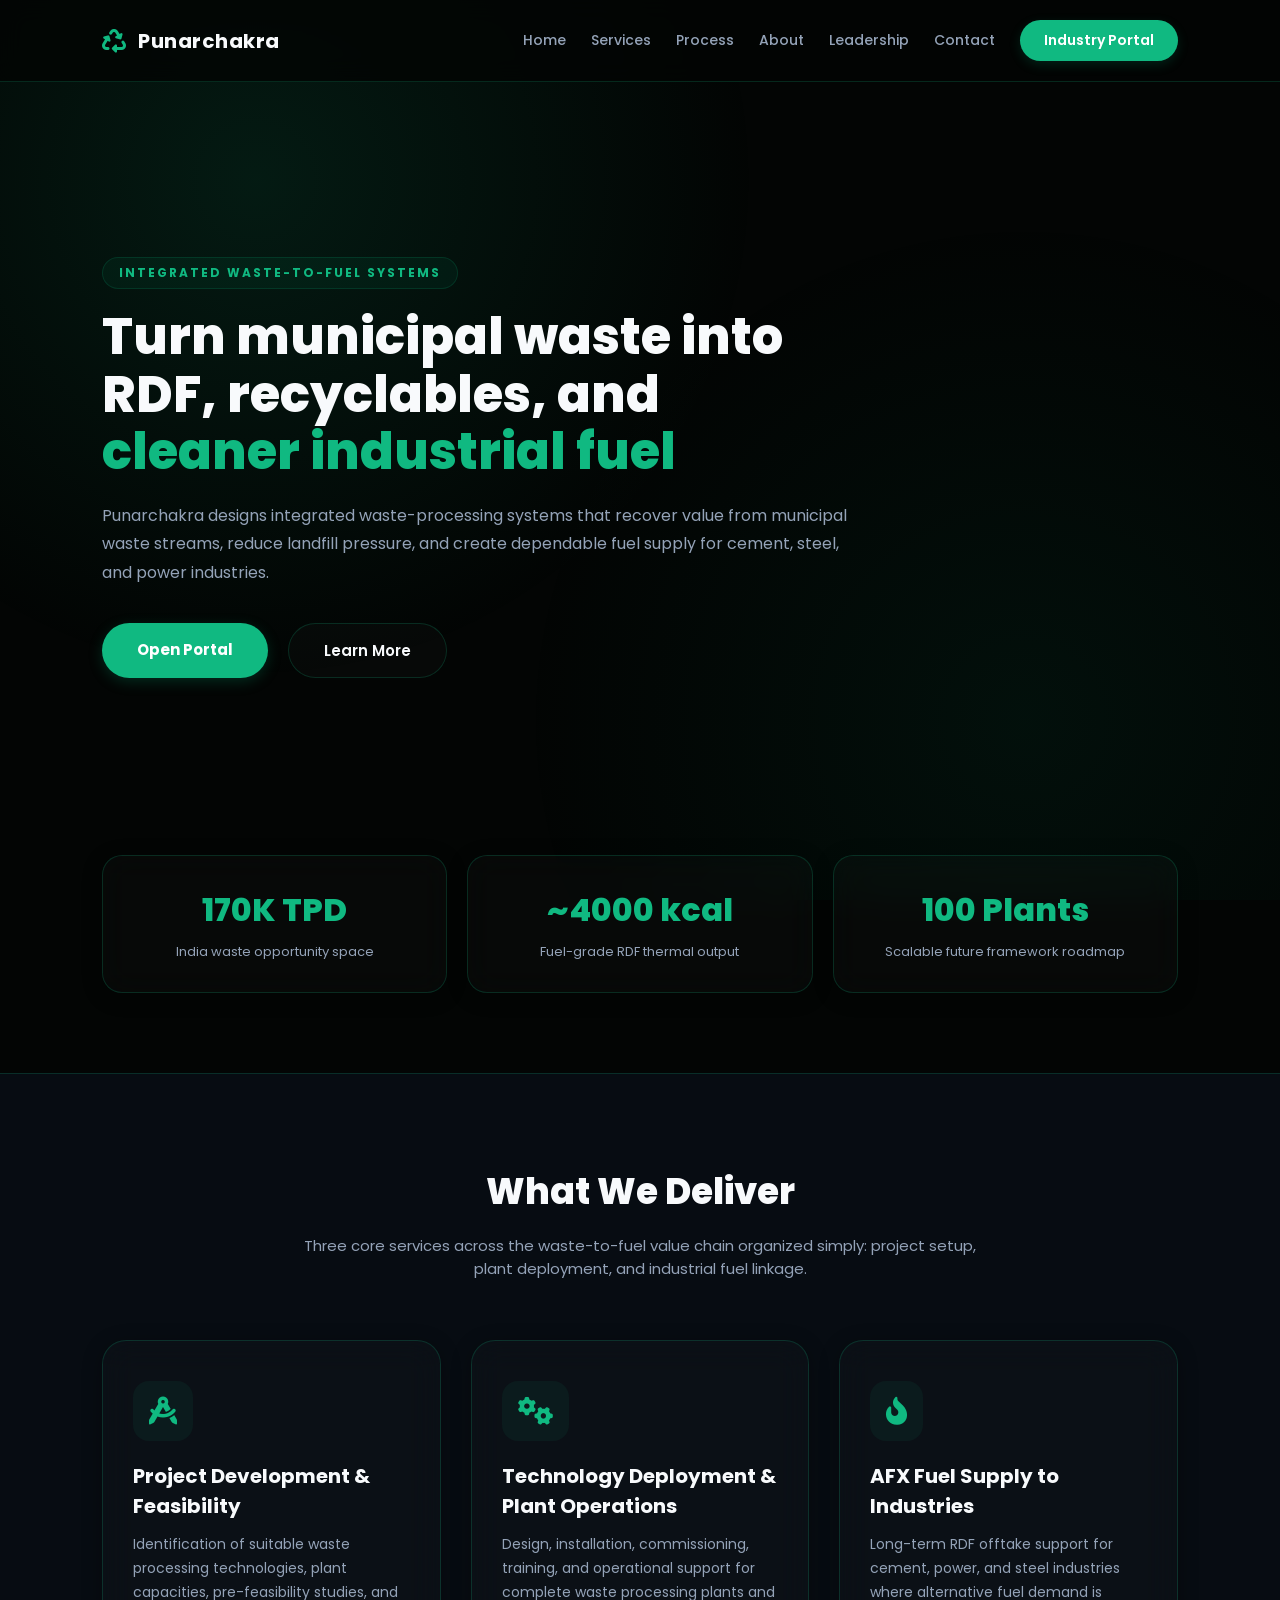
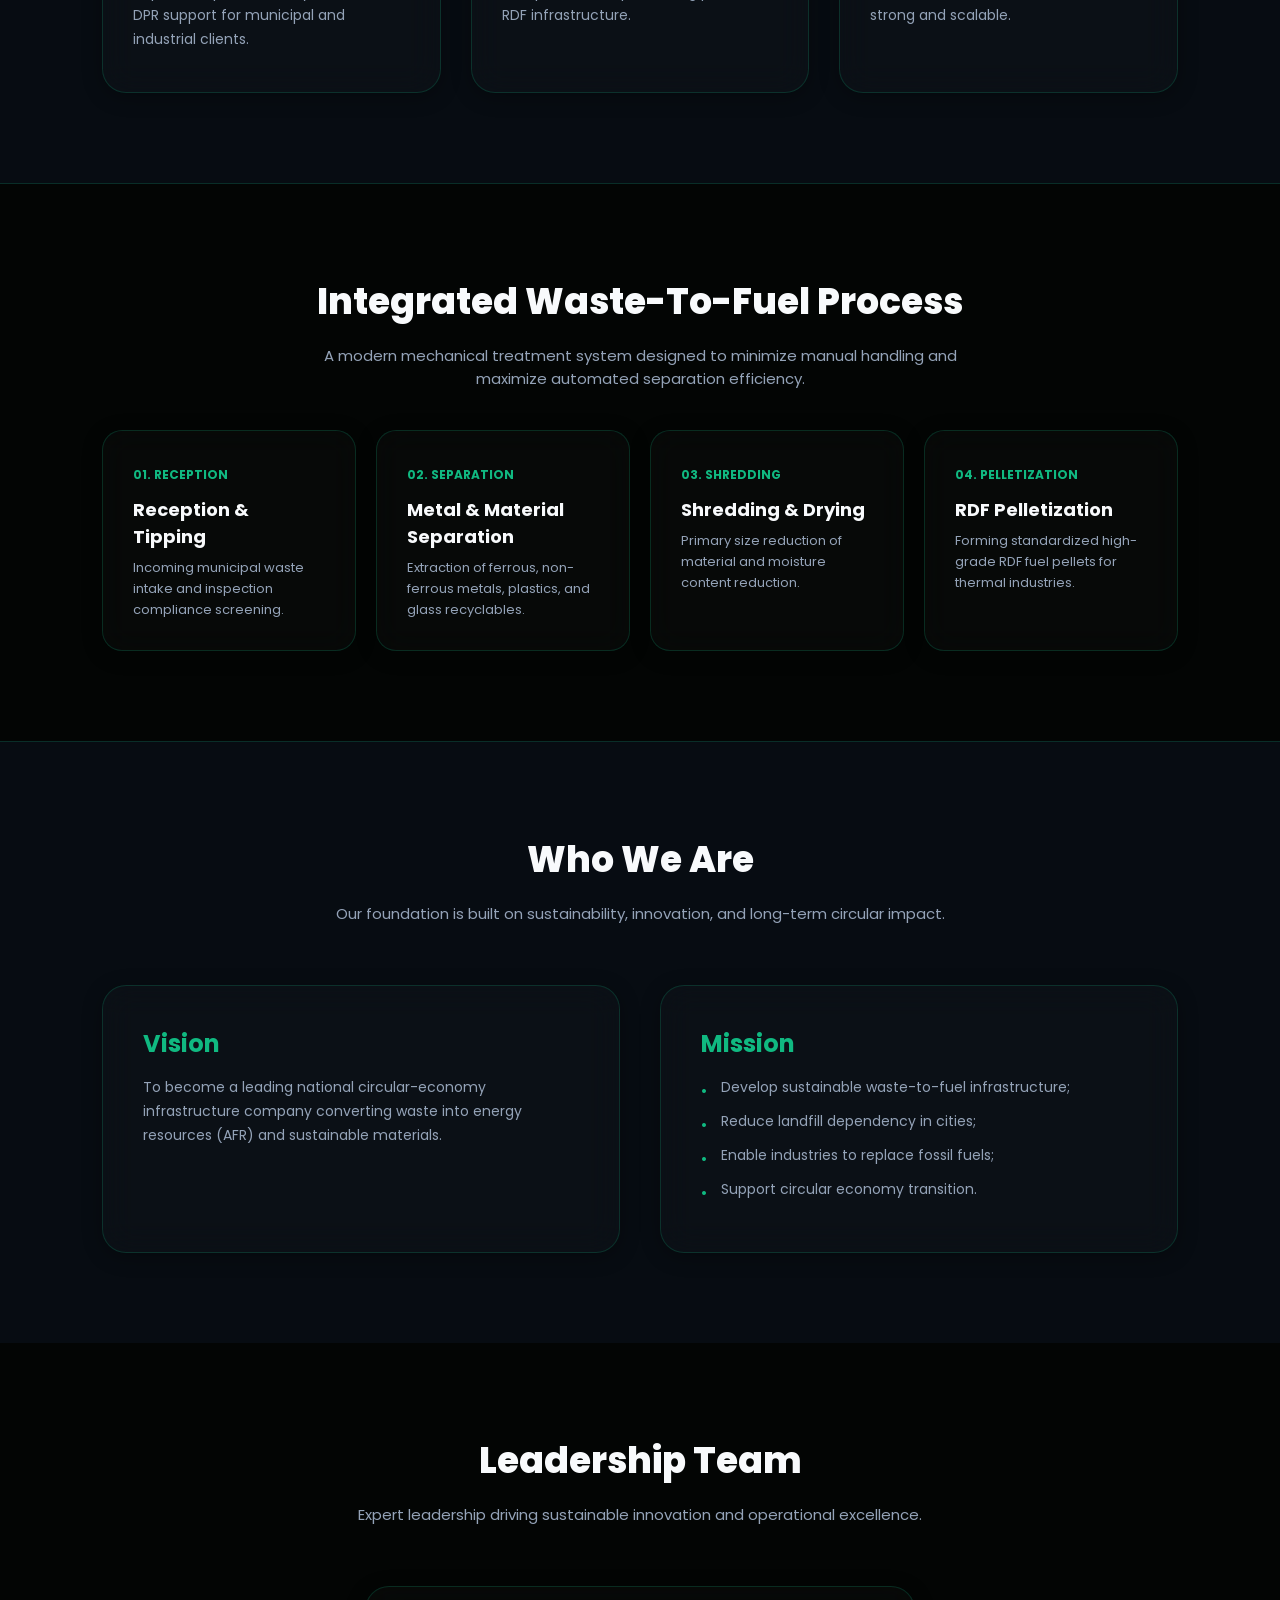
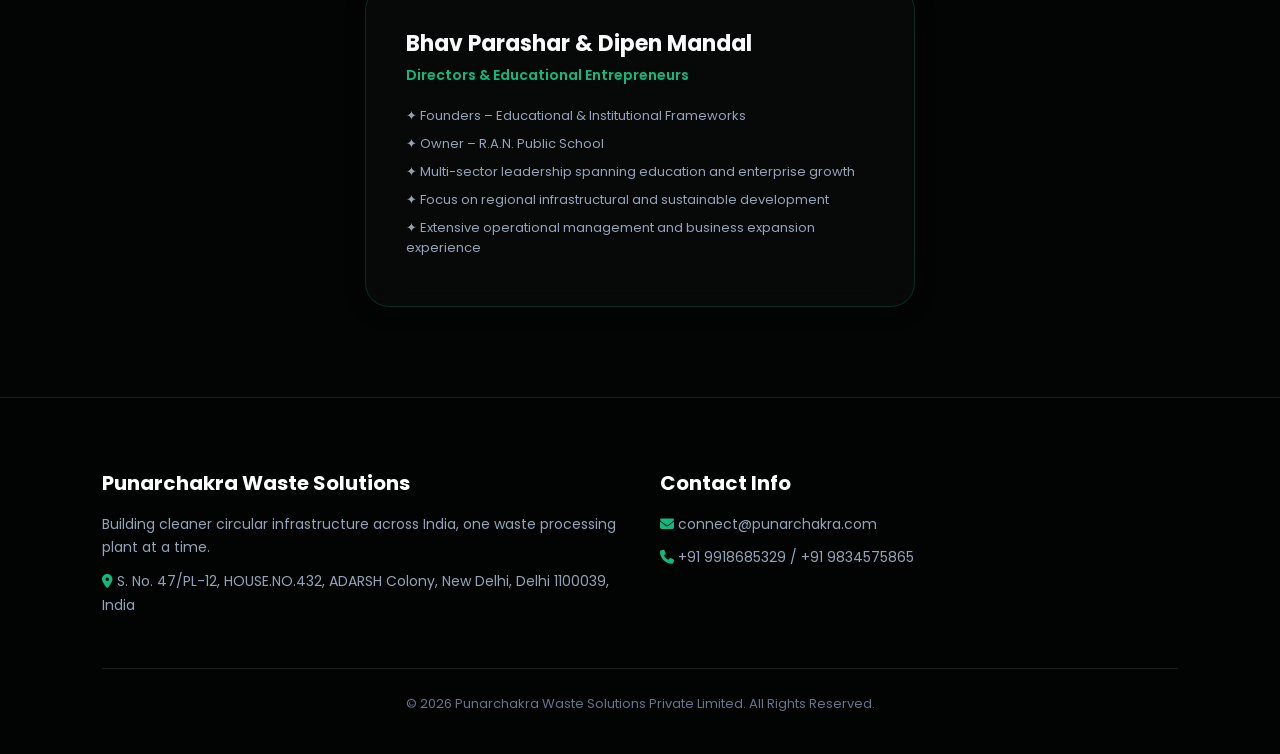
<file: index.html>
<!DOCTYPE html>
<html lang="en">
<head>
<meta charset="UTF-8">
<meta name="viewport" content="width=device-width, initial-scale=1.0">
<title>Punarchakra Waste Solutions | Integrated Waste-to-Fuel Systems</title>
<link href="https://fonts.googleapis.com/css2?family=Poppins:wght@300;400;500;600;700;800&display=swap" rel="stylesheet">
<link rel="stylesheet" href="https://cdnjs.cloudflare.com/ajax/libs/font-awesome/6.7.2/css/all.min.css"/>
<style>
* {
    margin: 0;
    padding: 0;
    box-sizing: border-box;
    font-family: 'Poppins', sans-serif;
    scroll-behavior: smooth;
}

:root {
    --bg-cyber: #030504;
    --cyber-glow: rgba(16, 185, 129, 0.15);
    --cyber-border: rgba(16, 185, 129, 0.25);
    --eco-green: #10b981;
    --eco-hover: #059669;
    --text-main: #f8fafc;
    --text-muted: #94a3b8;
    --card-light: rgba(255, 255, 255, 0.02);
    --border-light: rgba(16, 185, 129, 0.2);
}

body {
    background: var(--bg-cyber);
    color: var(--text-main);
    position: relative;
    overflow-x: hidden;
}

body::before {
    content: "";
    position: fixed;
    left: 0;
    top: 0;
    width: 100%;
    height: 100%;
    background: 
        radial-gradient(circle at 20% 20%, rgba(16,185,129,0.12), transparent 40%),
        radial-gradient(circle at 80% 80%, rgba(5,150,105,0.08), transparent 40%);
    z-index: -3;
}

header {
    display: flex;
    justify-content: space-between;
    align-items: center;
    padding: 20px 8%;
    position: fixed;
    top: 0;
    width: 100%;
    background: rgba(3, 5, 4, 0.85);
    backdrop-filter: blur(12px);
    border-bottom: 1px solid var(--border-light);
    z-index: 1000;
}

.logo-container {
    display: flex;
    align-items: center;
    gap: 12px;
    text-decoration: none;
}

.logo-container span {
    font-size: 20px;
    font-weight: 700;
    color: var(--text-main);
    letter-spacing: 0.5px;
}

nav {
    display: flex;
    gap: 25px;
    align-items: center;
}

nav a {
    color: var(--text-muted);
    text-decoration: none;
    font-size: 14px;
    font-weight: 500;
    transition: 0.3s;
}

nav a:hover {
    color: var(--eco-green);
}

.portal-btn {
    padding: 10px 24px;
    background: var(--eco-green);
    color: white;
    font-weight: 600;
    font-size: 14px;
    border-radius: 30px;
    text-decoration: none;
    transition: 0.3s;
    box-shadow: 0 4px 12px rgba(5, 150, 105, 0.2);
}

.portal-btn:hover {
    background: var(--eco-hover);
}

.hero {
    min-height: 95vh;
    display: flex;
    align-items: center;
    justify-content: space-between;
    padding: 140px 8% 60px;
}

.hero-left {
    max-width: 750px;
}

.badge {
    color: var(--eco-green);
    letter-spacing: 2px;
    font-size: 12px;
    font-weight: 700;
    margin-bottom: 20px;
    display: inline-block;
    padding: 6px 16px;
    background: rgba(5, 150, 105, 0.08);
    border: 1px solid rgba(5, 150, 105, 0.2);
    border-radius: 20px;
}

.hero-left h1 {
    font-size: 50px;
    line-height: 1.15;
    font-weight: 800;
    margin-bottom: 20px;
    color: var(--text-main);
}

.hero-left h1 span {
    color: var(--eco-green);
}

.hero-left p {
    font-size: 16px;
    color: var(--text-muted);
    line-height: 1.8;
    margin-bottom: 35px;
}

.hero-buttons {
    display: flex;
    gap: 20px;
}

.btn-primary {
    padding: 15px 35px;
    background: var(--eco-green);
    color: white;
    text-decoration: none;
    border-radius: 30px;
    font-weight: 700;
    font-size: 15px;
    transition: 0.3s;
    box-shadow: 0 4px 14px rgba(5, 150, 105, 0.25);
}

.btn-primary:hover {
    background: var(--eco-hover);
}

.btn-outline {
    padding: 15px 35px;
    border: 1px solid var(--border-light);
    color: var(--text-main);
    text-decoration: none;
    border-radius: 30px;
    font-weight: 600;
    font-size: 15px;
    transition: 0.3s;
    background: var(--card-light);
}

.btn-outline:hover {
    border-color: var(--eco-green);
    color: var(--eco-green);
}

.stats-container {
    display: grid;
    grid-template-columns: repeat(3, 1fr);
    gap: 20px;
    padding: 0 8% 80px;
}

.stat-box {
    background: var(--card-light);
    border: 1px solid var(--border-light);
    backdrop-filter: blur(16px);
    padding: 30px;
    border-radius: 20px;
    text-align: center;
    box-shadow: 0 4px 20px rgba(0, 0, 0, 0.3);
}

.stat-box h3 {
    font-size: 32px;
    color: var(--eco-green);
    font-weight: 800;
    margin-bottom: 8px;
}

.stat-box p {
    font-size: 13px;
    color: var(--text-muted);
}

.services {
    padding: 90px 8%;
    background: rgba(15, 23, 42, 0.4);
    border-top: 1px solid var(--border-light);
    border-bottom: 1px solid var(--border-light);
}

.section-title {
    text-align: center;
    max-width: 700px;
    margin: 0 auto 60px;
}

.section-title h2 {
    font-size: 36px;
    font-weight: 800;
    margin-bottom: 15px;
    color: var(--text-main);
}

.section-title p {
    color: var(--text-muted);
    font-size: 15px;
}

.service-grid {
    display: grid;
    grid-template-columns: repeat(auto-fit, minmax(300px, 1fr));
    gap: 30px;
}

.service-card {
    background: var(--card-light);
    border: 1px solid var(--border-light);
    backdrop-filter: blur(16px);
    padding: 40px 30px;
    border-radius: 24px;
    transition: 0.3s;
    box-shadow: 0 4px 20px rgba(0, 0, 0, 0.3);
}

.service-card:hover {
    border-color: var(--eco-green);
    transform: translateY(-5px);
    box-shadow: 0 0 25px var(--cyber-glow);
}

.service-card i {
    font-size: 28px;
    color: var(--eco-green);
    margin-bottom: 20px;
    background: rgba(5, 150, 105, 0.08);
    padding: 16px;
    border-radius: 16px;
    display: inline-block;
}

.service-card h3 {
    font-size: 20px;
    font-weight: 700;
    margin-bottom: 12px;
    color: var(--text-main);
}

.service-card p {
    font-size: 14px;
    color: var(--text-muted);
    line-height: 1.7;
}

.process-flow {
    padding: 90px 8%;
}

.process-grid {
    display: grid;
    grid-template-columns: repeat(auto-fit, minmax(240px, 1fr));
    gap: 20px;
    margin-top: 40px;
}

.process-step {
    background: var(--card-light);
    border: 1px solid var(--border-light);
    backdrop-filter: blur(16px);
    padding: 30px;
    border-radius: 20px;
    box-shadow: 0 4px 20px rgba(0, 0, 0, 0.3);
}

.process-step span {
    font-size: 12px;
    font-weight: 700;
    color: var(--eco-green);
}

.process-step h4 {
    font-size: 18px;
    margin: 10px 0 8px;
    color: var(--text-main);
}

.process-step p {
    font-size: 13px;
    color: var(--text-muted);
    line-height: 1.6;
}

.about-section {
    padding: 90px 8%;
    background: rgba(15, 23, 42, 0.4);
    border-top: 1px solid var(--border-light);
}

.about-grid {
    display: grid;
    grid-template-columns: 1fr 1fr;
    gap: 40px;
}

.about-card {
    background: var(--card-light);
    border: 1px solid var(--border-light);
    backdrop-filter: blur(16px);
    padding: 40px;
    border-radius: 24px;
    box-shadow: 0 4px 20px rgba(0, 0, 0, 0.3);
}

.about-card h3 {
    font-size: 24px;
    margin-bottom: 15px;
    color: var(--eco-green);
}

.about-card p, .about-card li {
    font-size: 14px;
    color: var(--text-muted);
    line-height: 1.7;
}

.about-card ul {
    list-style: none;
    margin-top: 15px;
}

.about-card ul li {
    margin-bottom: 10px;
    position: relative;
    padding-left: 20px;
}

.about-card ul li::before {
    content: "•";
    color: var(--eco-green);
    position: absolute;
    left: 0;
    font-size: 18px;
}

.team-section {
    padding: 90px 8%;
    text-align: center;
}

.team-card {
    max-width: 550px;
    margin: 0 auto;
    background: var(--card-light);
    border: 1px solid var(--border-light);
    backdrop-filter: blur(16px);
    padding: 40px;
    border-radius: 24px;
    text-align: left;
    box-shadow: 0 4px 20px rgba(0, 0, 0, 0.3);
}

.team-card h3 {
    font-size: 22px;
    margin-bottom: 5px;
    color: var(--text-main);
}

.team-card .role {
    color: var(--eco-green);
    font-size: 14px;
    font-weight: 600;
    margin-bottom: 20px;
    display: block;
}

.team-card ul {
    list-style: none;
}

.team-card ul li {
    font-size: 13px;
    color: var(--text-muted);
    margin-bottom: 8px;
}

footer {
    padding: 70px 8% 40px;
    background: #020403;
    color: white;
    border-top: 1px solid var(--border-light);
}

.footer-grid {
    display: grid;
    grid-template-columns: 1fr 1fr;
    gap: 40px;
    margin-bottom: 40px;
}

.footer-info h3 {
    font-size: 20px;
    margin-bottom: 15px;
    color: white;
}

.footer-info p {
    color: var(--text-muted);
    font-size: 14px;
    line-height: 1.7;
    margin-bottom: 10px;
}

.copyright {
    text-align: center;
    color: #64748b;
    font-size: 13px;
    border-top: 1px solid rgba(255, 255, 255, 0.1);
    padding-top: 25px;
}

@media(max-width: 992px) {
    .hero { flex-direction: column; text-align: center; padding-top: 130px; }
    .hero-buttons { justify-content: center; }
    .hero-left h1 { font-size: 38px; }
    .stats-container, .about-grid, .footer-grid { grid-template-columns: 1fr; }
    nav { display: none; }
}
</style>
</head>
<body>

<header>
    <a href="index.html" class="logo-container">
        <i class="fa-solid fa-recycle" style="font-size: 24px; color: var(--eco-green);"></i>
        <span>Punarchakra</span>
    </a>
    <nav>
        <a href="index.html">Home</a>
        <a href="#services">Services</a>
        <a href="#process">Process</a>
        <a href="#about">About</a>
        <a href="#team">Leadership</a>
        <a href="#contact">Contact</a>
        <a href="dashboard.html" class="portal-btn">Industry Portal</a>
    </nav>
</header>

<section class="hero">
    <div class="hero-left">
        <span class="badge">INTEGRATED WASTE-TO-FUEL SYSTEMS</span>
        <h1>Turn municipal waste into RDF, recyclables, and <span>cleaner industrial fuel</span></h1>
        <p>Punarchakra designs integrated waste-processing systems that recover value from municipal waste streams, reduce landfill pressure, and create dependable fuel supply for cement, steel, and power industries.</p>
        <div class="hero-buttons">
            <a href="dashboard.html" class="btn-primary">Open Portal</a>
            <a href="#services" class="btn-outline">Learn More</a>
        </div>
    </div>
</section>

<div class="stats-container">
    <div class="stat-box">
        <h3>170K TPD</h3>
        <p>India waste opportunity space</p>
    </div>
    <div class="stat-box">
        <h3>~4000 kcal</h3>
        <p>Fuel-grade RDF thermal output</p>
    </div>
    <div class="stat-box">
        <h3>100 Plants</h3>
        <p>Scalable future framework roadmap</p>
    </div>
</div>

<section class="services" id="services">
    <div class="section-title">
        <h2>What We Deliver</h2>
        <p>Three core services across the waste-to-fuel value chain organized simply: project setup, plant deployment, and industrial fuel linkage.</p>
    </div>
    <div class="service-grid">
        <div class="service-card">
            <i class="fa-solid fa-compass-drafting"></i>
            <h3>Project Development & Feasibility</h3>
            <p>Identification of suitable waste processing technologies, plant capacities, pre-feasibility studies, and DPR support for municipal and industrial clients.</p>
        </div>
        <div class="service-card">
            <i class="fa-solid fa-gears"></i>
            <h3>Technology Deployment & Plant Operations</h3>
            <p>Design, installation, commissioning, training, and operational support for complete waste processing plants and RDF infrastructure.</p>
        </div>
        <div class="service-card">
            <i class="fa-solid fa-fire-flame-curved"></i>
            <h3>AFX Fuel Supply to Industries</h3>
            <p>Long-term RDF offtake support for cement, power, and steel industries where alternative fuel demand is strong and scalable.</p>
        </div>
    </div>
</section>

<section class="process-flow" id="process">
    <div class="section-title" style="margin-bottom: 20px;">
        <h2>Integrated Waste-To-Fuel Process</h2>
        <p>A modern mechanical treatment system designed to minimize manual handling and maximize automated separation efficiency.</p>
    </div>
    <div class="process-grid">
        <div class="process-step">
            <span>01. RECEPTION</span>
            <h4>Reception & Tipping</h4>
            <p>Incoming municipal waste intake and inspection compliance screening.</p>
        </div>
        <div class="process-step">
            <span>02. SEPARATION</span>
            <h4>Metal & Material Separation</h4>
            <p>Extraction of ferrous, non-ferrous metals, plastics, and glass recyclables.</p>
        </div>
        <div class="process-step">
            <span>03. SHREDDING</span>
            <h4>Shredding & Drying</h4>
            <p>Primary size reduction of material and moisture content reduction.</p>
        </div>
        <div class="process-step">
            <span>04. PELLETIZATION</span>
            <h4>RDF Pelletization</h4>
            <p>Forming standardized high-grade RDF fuel pellets for thermal industries.</p>
        </div>
    </div>
</section>

<section class="about-section" id="about">
    <div class="section-title">
        <h2>Who We Are</h2>
        <p>Our foundation is built on sustainability, innovation, and long-term circular impact.</p>
    </div>
    <div class="about-grid">
        <div class="about-card">
            <h3>Vision</h3>
            <p>To become a leading national circular-economy infrastructure company converting waste into energy resources (AFR) and sustainable materials.</p>
        </div>
        <div class="about-card">
            <h3>Mission</h3>
            <ul>
                <li>Develop sustainable waste-to-fuel infrastructure;</li>
                <li>Reduce landfill dependency in cities;</li>
                <li>Enable industries to replace fossil fuels;</li>
                <li>Support circular economy transition.</li>
            </ul>
        </div>
    </div>
</section>

<section class="team-section" id="team">
    <div class="section-title">
        <h2>Leadership Team</h2>
        <p>Expert leadership driving sustainable innovation and operational excellence.</p>
    </div>
    <div class="team-card">
        <h3>Bhav Parashar & Dipen Mandal</h3>
        <span class="role">Directors & Educational Entrepreneurs</span>
        <ul>
            <li>✦ Founders – Educational & Institutional Frameworks</li>
            <li>✦ Owner – R.A.N. Public School</li>
            <li>✦ Multi-sector leadership spanning education and enterprise growth</li>
            <li>✦ Focus on regional infrastructural and sustainable development</li>
            <li>✦ Extensive operational management and business expansion experience</li>
        </ul>
    </div>
</section>

<footer id="contact">
    <div class="footer-grid">
        <div class="footer-info">
            <h3>Punarchakra Waste Solutions</h3>
            <p>Building cleaner circular infrastructure across India, one waste processing plant at a time.</p>
            <p><i class="fa-solid fa-location-dot" style="color: var(--eco-green);"></i> S. No. 47/PL-12, HOUSE.NO.432, ADARSH Colony, New Delhi, Delhi 1100039, India</p>
        </div>
        <div class="footer-info">
            <h3>Contact Info</h3>
            <p><i class="fa-solid fa-envelope" style="color: var(--eco-green);"></i> connect@punarchakra.com</p>
            <p><i class="fa-solid fa-phone" style="color: var(--eco-green);"></i> +91 9918685329 / +91 9834575865</p>
        </div>
    </div>
    <div class="copyright">
        <p>© 2026 Punarchakra Waste Solutions Private Limited. All Rights Reserved.</p>
    </div>
</footer>

</body>
</html>
</file>
